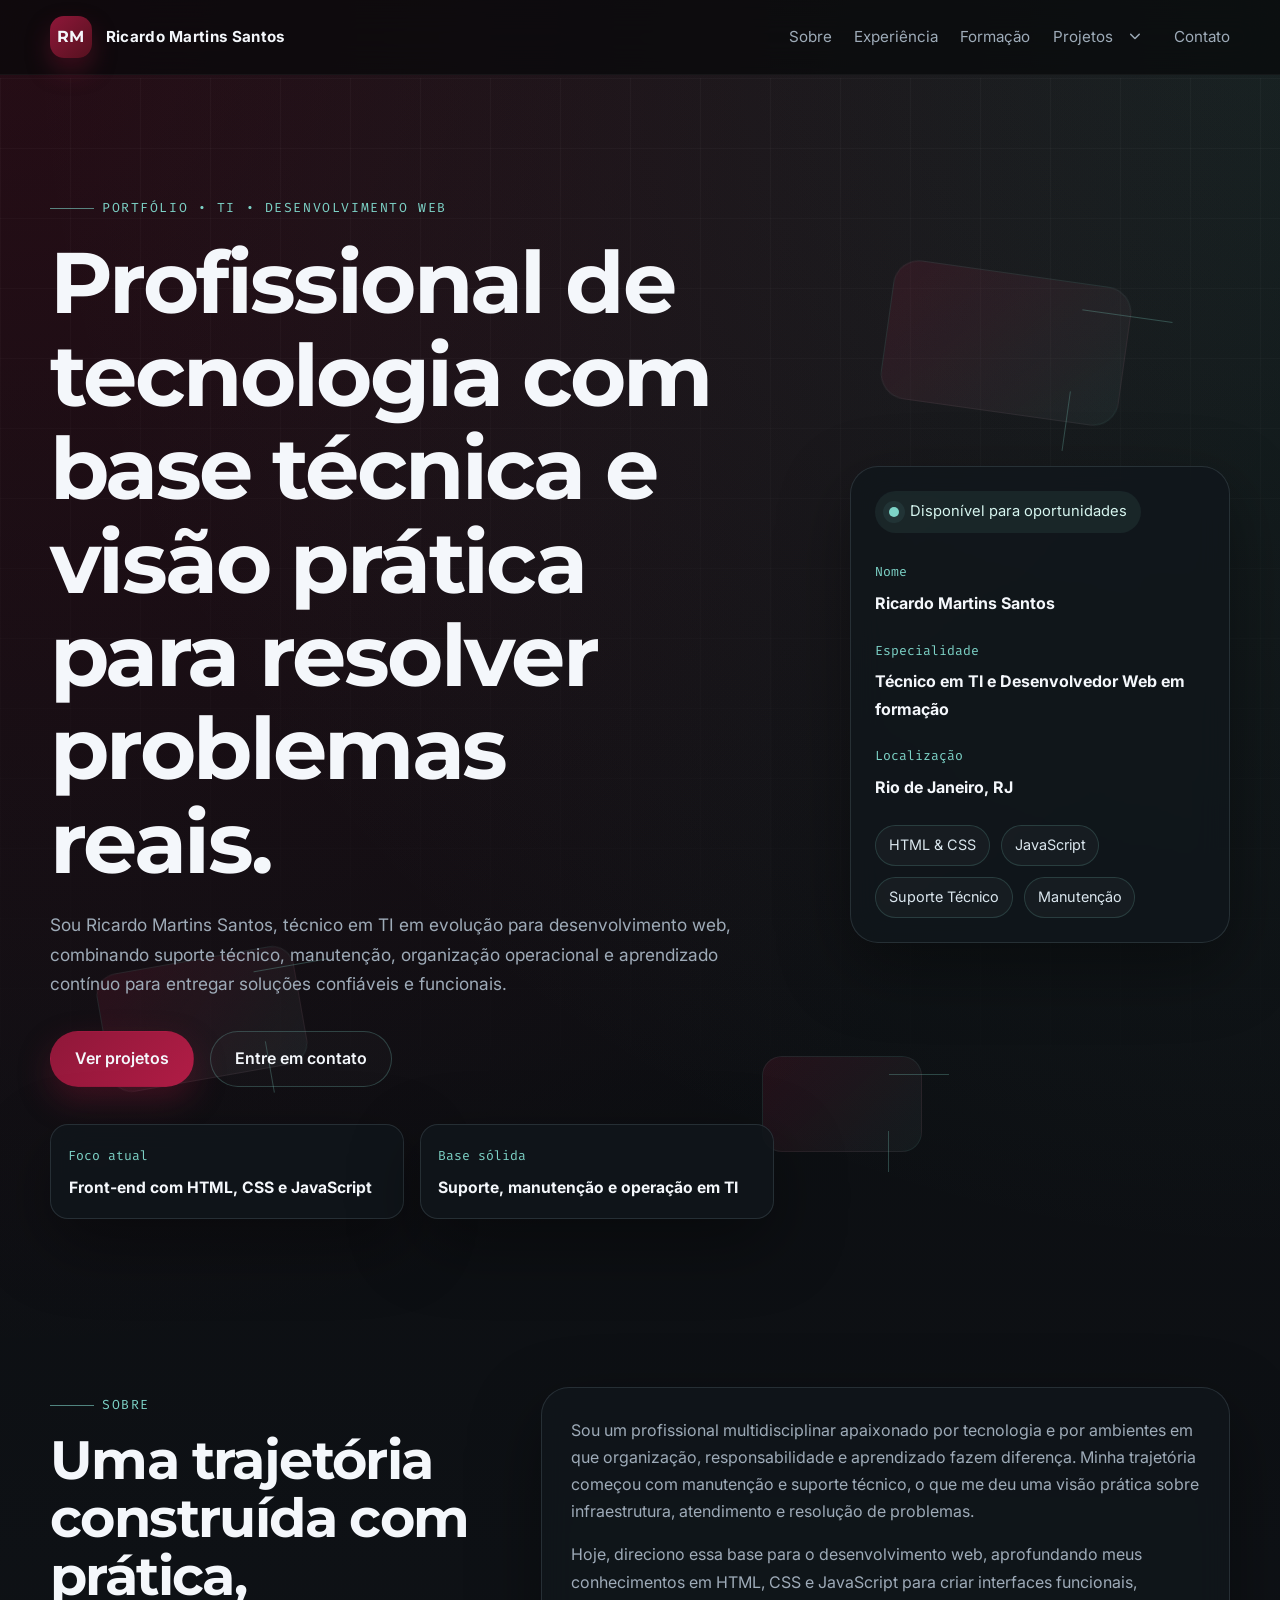
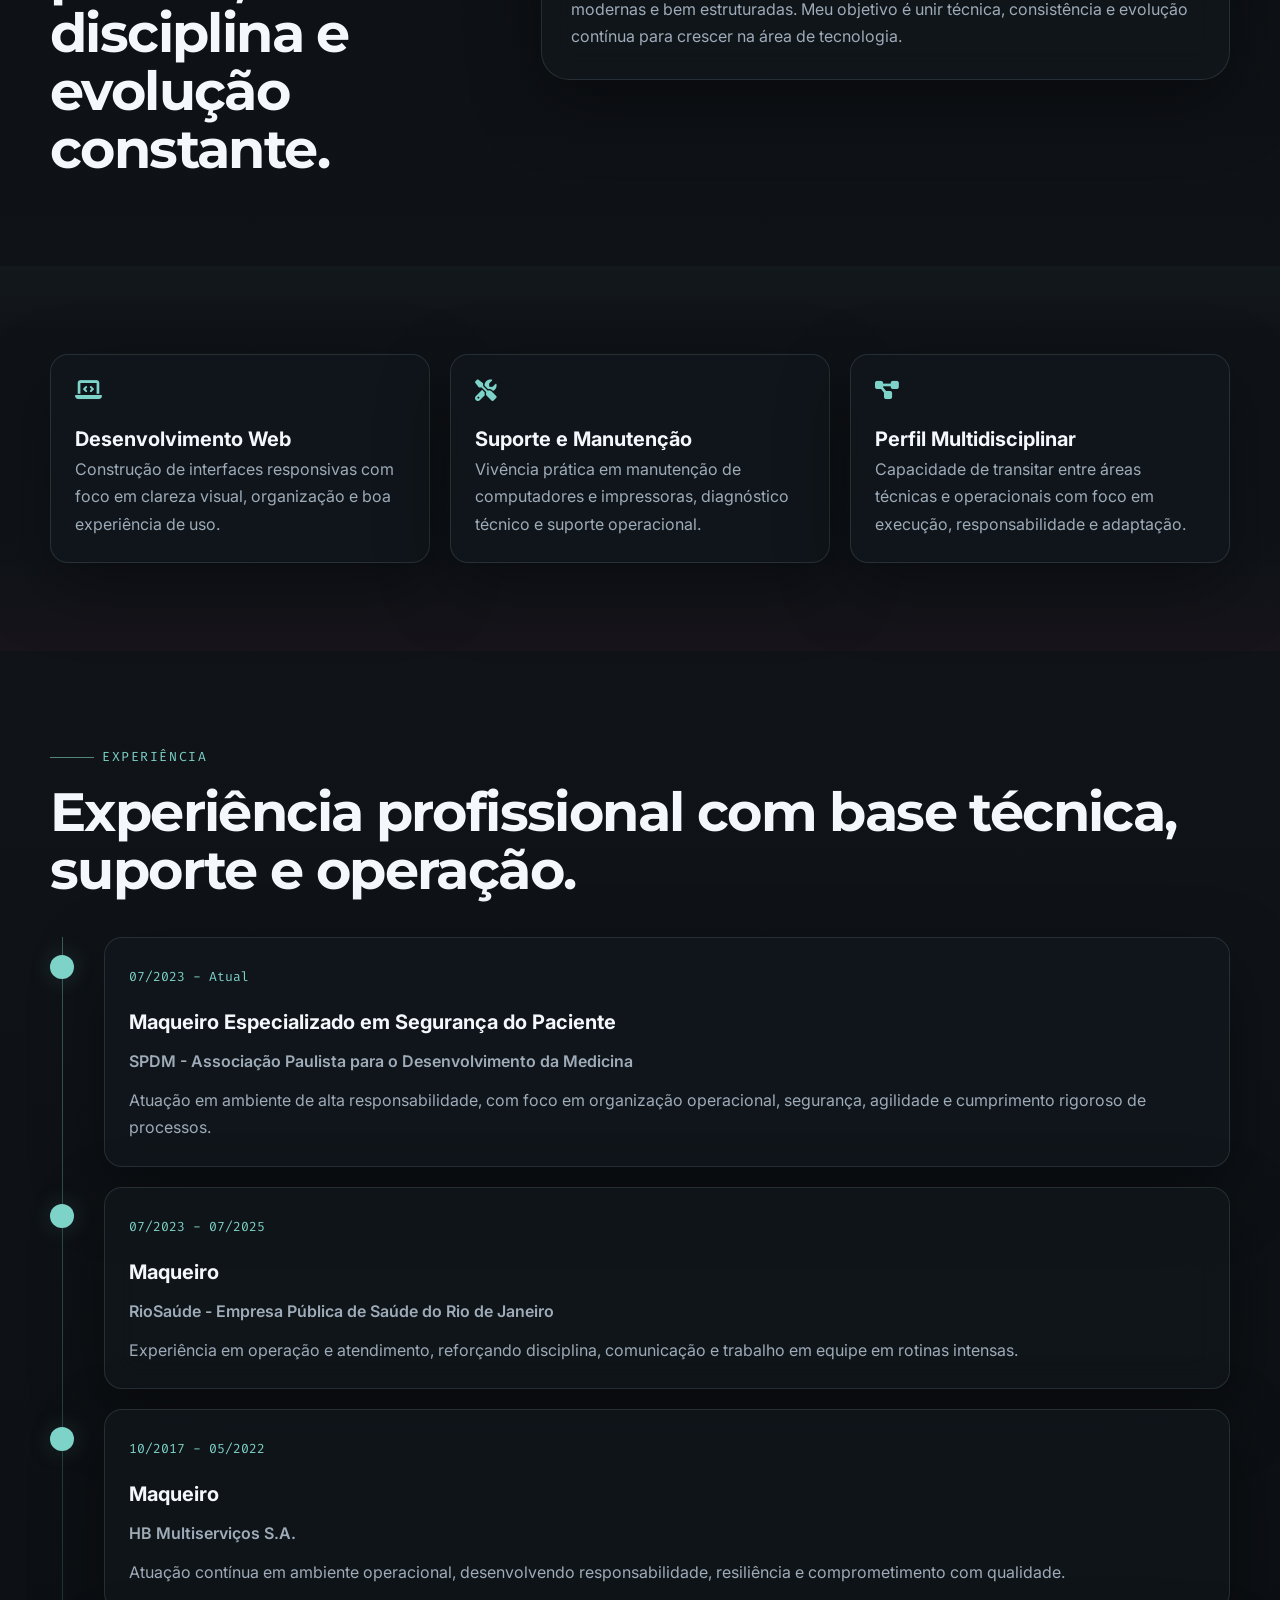
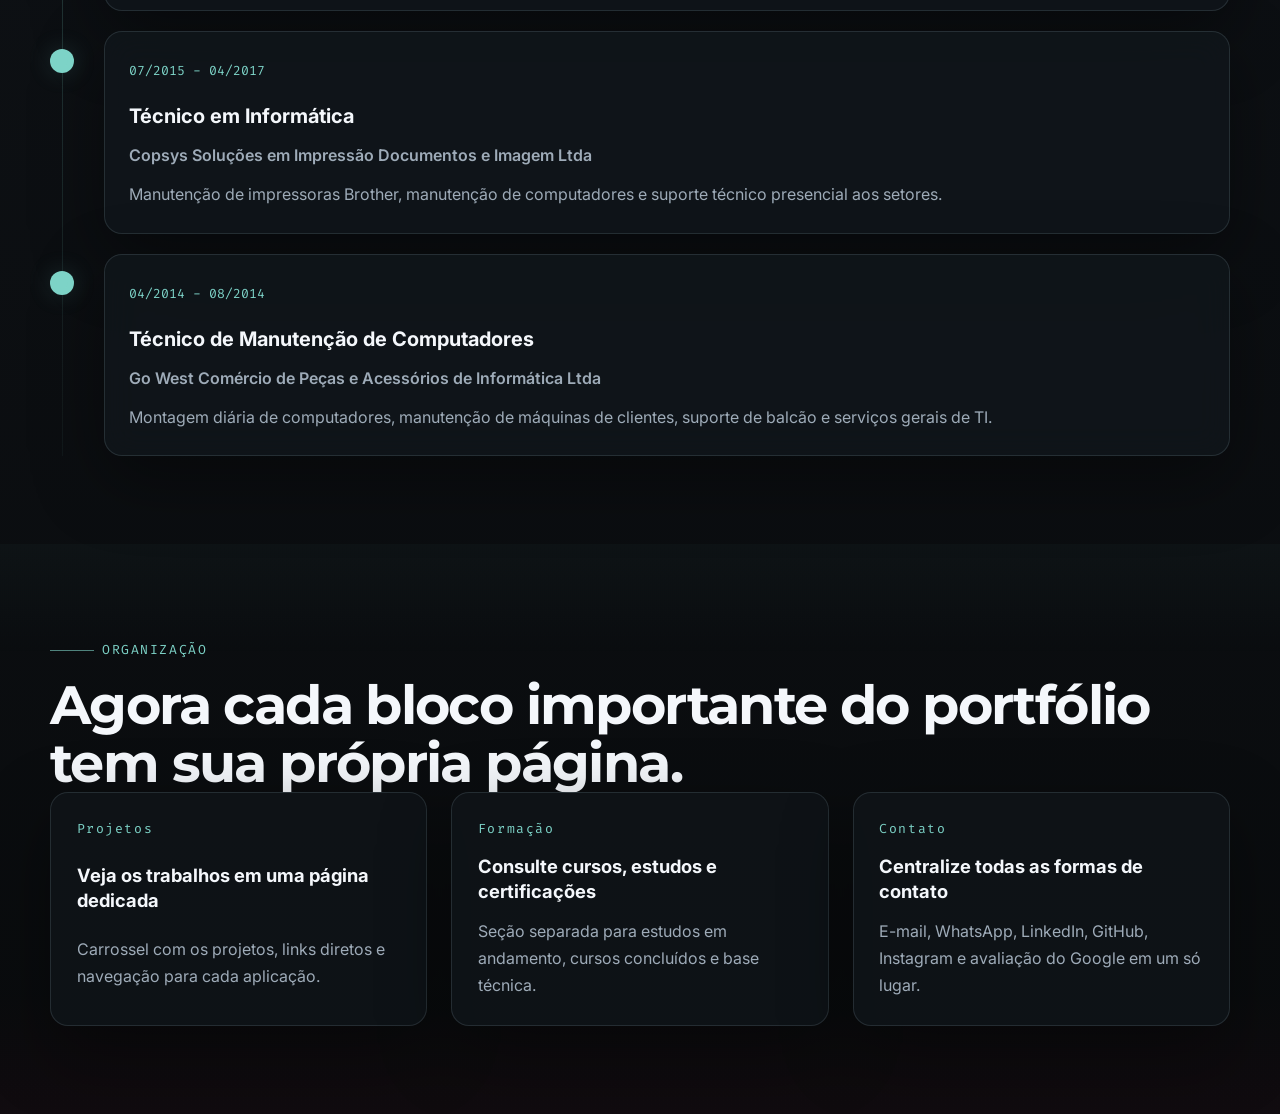
<file: index.html>
<!DOCTYPE html>
<html lang="pt-BR">
<head>
  <meta charset="UTF-8">
  <meta name="viewport" content="width=device-width, initial-scale=1.0">
  <title>Ricardo Martins Santos | Portf&oacute;lio</title>
  <meta
    name="description"
    content="Portf&oacute;lio de Ricardo Martins Santos, profissional multidisciplinar com experi&ecirc;ncia em TI, suporte t&eacute;cnico e desenvolvimento web."
  >
  <link rel="preconnect" href="https://fonts.googleapis.com">
  <link rel="preconnect" href="https://fonts.gstatic.com" crossorigin>
  <link
    href="https://fonts.googleapis.com/css2?family=Fira+Code:wght@400;500&family=Inter:wght@400;500;600;700;800&family=Montserrat:wght@600;700;800&display=swap"
    rel="stylesheet"
  >
  <link
    rel="stylesheet"
    href="https://cdnjs.cloudflare.com/ajax/libs/font-awesome/6.5.2/css/all.min.css"
  >
  <link rel="stylesheet" href="styles.css">
</head>
<body>
  <div class="page-shell">
    <header class="site-header">
      <div class="container header-inner">
        <a href="index.html#hero" class="brand">
          <span class="brand-mark">RM</span>
          <span class="brand-text">Ricardo Martins Santos</span>
        </a>

        <nav class="site-nav" aria-label="Navega&ccedil;&atilde;o principal">
          <a href="index.html#sobre">Sobre</a>
          <a href="index.html#experiencia">Experi&ecirc;ncia</a>
          <a href="formacao.html">Forma&ccedil;&atilde;o</a>
          <div class="nav-item nav-item-projects" data-project-menu>
            <div class="nav-projects-trigger">
              <a href="projetos.html" class="nav-link-projects">Projetos</a>
              <button
                type="button"
                class="nav-submenu-toggle"
                aria-label="Abrir lista de projetos"
                aria-expanded="false"
                aria-controls="project-submenu"
              >
                <i class="fa-solid fa-chevron-down" aria-hidden="true"></i>
              </button>
            </div>
            <div id="project-submenu" class="nav-submenu" aria-label="Links dos projetos">
              <a href="projetos.html#cardapio" data-project-target="cardapio">Card&aacute;pio Digital</a>
              <a href="projetos.html#bloquinho" data-project-target="bloquinho">Bloquinho Digital</a>
              <a href="projetos.html#agenda" data-project-target="agenda">Agenda M&eacute;dica</a>
              <a href="projetos.html#dividas" data-project-target="dividas">Gestor de D&iacute;vidas</a>
            </div>
          </div>
          <a href="contato.html">Contato</a>
        </nav>
      </div>
    </header>

    <main>
      <section id="hero" class="hero-section">
        <div class="hero-backdrop" aria-hidden="true">
          <div class="grid-lines"></div>
          <div class="signal signal-one"></div>
          <div class="signal signal-two"></div>
          <div class="signal signal-three"></div>
        </div>

        <div class="container hero-layout">
          <div class="hero-copy reveal">
            <p class="eyebrow">PORTF&Oacute;LIO • TI • DESENVOLVIMENTO WEB</p>
            <h1>Profissional de tecnologia com base t&eacute;cnica e vis&atilde;o pr&aacute;tica para resolver problemas reais.</h1>
            <p class="hero-description">
              Sou Ricardo Martins Santos, t&eacute;cnico em TI em evolu&ccedil;&atilde;o para desenvolvimento web,
              combinando suporte t&eacute;cnico, manuten&ccedil;&atilde;o, organiza&ccedil;&atilde;o operacional e aprendizado cont&iacute;nuo
              para entregar solu&ccedil;&otilde;es confi&aacute;veis e funcionais.
            </p>

            <div class="hero-actions">
              <a href="projetos.html" class="btn btn-primary">Ver projetos</a>
              <a href="contato.html" class="btn btn-secondary">Entre em contato</a>
            </div>

            <div class="hero-highlights">
              <div class="highlight-card">
                <span class="highlight-label">Foco atual</span>
                <strong>Front-end com HTML, CSS e JavaScript</strong>
              </div>
              <div class="highlight-card">
                <span class="highlight-label">Base s&oacute;lida</span>
                <strong>Suporte, manuten&ccedil;&atilde;o e opera&ccedil;&atilde;o em TI</strong>
              </div>
            </div>
          </div>

          <aside class="hero-panel reveal">
            <div class="profile-card">
              <div class="profile-status">
                <span class="status-dot"></span>
                Dispon&iacute;vel para oportunidades
              </div>

              <div class="profile-block">
                <span class="profile-label">Nome</span>
                <strong>Ricardo Martins Santos</strong>
              </div>

              <div class="profile-block">
                <span class="profile-label">Especialidade</span>
                <strong>T&eacute;cnico em TI e Desenvolvedor Web em forma&ccedil;&atilde;o</strong>
              </div>

              <div class="profile-block">
                <span class="profile-label">Localiza&ccedil;&atilde;o</span>
                <strong>Rio de Janeiro, RJ</strong>
              </div>

              <ul class="profile-stack">
                <li>HTML &amp; CSS</li>
                <li>JavaScript</li>
                <li>Suporte T&eacute;cnico</li>
                <li>Manuten&ccedil;&atilde;o</li>
              </ul>
            </div>
          </aside>
        </div>
      </section>

      <section id="sobre" class="content-section">
        <div class="container section-grid">
          <div class="section-heading reveal">
            <p class="section-kicker">SOBRE</p>
            <h2>Uma trajet&oacute;ria constru&iacute;da com pr&aacute;tica, disciplina e evolu&ccedil;&atilde;o constante.</h2>
          </div>

          <div class="panel reveal">
            <p>
              Sou um profissional multidisciplinar apaixonado por tecnologia e por ambientes em que
              organiza&ccedil;&atilde;o, responsabilidade e aprendizado fazem diferen&ccedil;a. Minha trajet&oacute;ria come&ccedil;ou
              com manuten&ccedil;&atilde;o e suporte t&eacute;cnico, o que me deu uma vis&atilde;o pr&aacute;tica sobre infraestrutura,
              atendimento e resolu&ccedil;&atilde;o de problemas.
            </p>
            <p>
              Hoje, direciono essa base para o desenvolvimento web, aprofundando meus conhecimentos
              em HTML, CSS e JavaScript para criar interfaces funcionais, modernas e bem estruturadas.
              Meu objetivo &eacute; unir t&eacute;cnica, consist&ecirc;ncia e evolu&ccedil;&atilde;o cont&iacute;nua para crescer na &aacute;rea de tecnologia.
            </p>
          </div>
        </div>
      </section>

      <section class="content-section accent-section">
        <div class="container">
          <div class="capability-grid">
            <article class="capability-card reveal">
              <i class="fa-solid fa-laptop-code"></i>
              <h3>Desenvolvimento Web</h3>
              <p>Constru&ccedil;&atilde;o de interfaces responsivas com foco em clareza visual, organiza&ccedil;&atilde;o e boa experi&ecirc;ncia de uso.</p>
            </article>

            <article class="capability-card reveal">
              <i class="fa-solid fa-screwdriver-wrench"></i>
              <h3>Suporte e Manuten&ccedil;&atilde;o</h3>
              <p>Viv&ecirc;ncia pr&aacute;tica em manuten&ccedil;&atilde;o de computadores e impressoras, diagn&oacute;stico t&eacute;cnico e suporte operacional.</p>
            </article>

            <article class="capability-card reveal">
              <i class="fa-solid fa-diagram-project"></i>
              <h3>Perfil Multidisciplinar</h3>
              <p>Capacidade de transitar entre &aacute;reas t&eacute;cnicas e operacionais com foco em execu&ccedil;&atilde;o, responsabilidade e adapta&ccedil;&atilde;o.</p>
            </article>
          </div>
        </div>
      </section>

      <section id="experiencia" class="content-section">
        <div class="container">
          <div class="section-heading reveal">
            <p class="section-kicker">EXPERI&Ecirc;NCIA</p>
            <h2>Experi&ecirc;ncia profissional com base t&eacute;cnica, suporte e opera&ccedil;&atilde;o.</h2>
          </div>

          <div class="timeline">
            <article class="timeline-item reveal">
              <div class="timeline-marker"></div>
              <div class="timeline-card">
                <span class="timeline-period">07/2023 - Atual</span>
                <h3>Maqueiro Especializado em Seguran&ccedil;a do Paciente</h3>
                <p class="timeline-company">SPDM - Associa&ccedil;&atilde;o Paulista para o Desenvolvimento da Medicina</p>
                <p>
                  Atua&ccedil;&atilde;o em ambiente de alta responsabilidade, com foco em organiza&ccedil;&atilde;o operacional,
                  seguran&ccedil;a, agilidade e cumprimento rigoroso de processos.
                </p>
              </div>
            </article>

            <article class="timeline-item reveal">
              <div class="timeline-marker"></div>
              <div class="timeline-card">
                <span class="timeline-period">07/2023 - 07/2025</span>
                <h3>Maqueiro</h3>
                <p class="timeline-company">RioSa&uacute;de - Empresa P&uacute;blica de Sa&uacute;de do Rio de Janeiro</p>
                <p>
                  Experi&ecirc;ncia em opera&ccedil;&atilde;o e atendimento, refor&ccedil;ando disciplina, comunica&ccedil;&atilde;o e trabalho em equipe em rotinas intensas.
                </p>
              </div>
            </article>

            <article class="timeline-item reveal">
              <div class="timeline-marker"></div>
              <div class="timeline-card">
                <span class="timeline-period">10/2017 - 05/2022</span>
                <h3>Maqueiro</h3>
                <p class="timeline-company">HB Multiservi&ccedil;os S.A.</p>
                <p>
                  Atua&ccedil;&atilde;o cont&iacute;nua em ambiente operacional, desenvolvendo responsabilidade, resili&ecirc;ncia e comprometimento com qualidade.
                </p>
              </div>
            </article>

            <article class="timeline-item reveal">
              <div class="timeline-marker"></div>
              <div class="timeline-card">
                <span class="timeline-period">07/2015 - 04/2017</span>
                <h3>T&eacute;cnico em Inform&aacute;tica</h3>
                <p class="timeline-company">Copsys Solu&ccedil;&otilde;es em Impress&atilde;o Documentos e Imagem Ltda</p>
                <p>
                  Manuten&ccedil;&atilde;o de impressoras Brother, manuten&ccedil;&atilde;o de computadores e suporte t&eacute;cnico presencial aos setores.
                </p>
              </div>
            </article>

            <article class="timeline-item reveal">
              <div class="timeline-marker"></div>
              <div class="timeline-card">
                <span class="timeline-period">04/2014 - 08/2014</span>
                <h3>T&eacute;cnico de Manuten&ccedil;&atilde;o de Computadores</h3>
                <p class="timeline-company">Go West Com&eacute;rcio de Pe&ccedil;as e Acess&oacute;rios de Inform&aacute;tica Ltda</p>
                <p>
                  Montagem di&aacute;ria de computadores, manuten&ccedil;&atilde;o de m&aacute;quinas de clientes, suporte de balc&atilde;o e servi&ccedil;os gerais de TI.
                </p>
              </div>
            </article>
          </div>
        </div>
      </section>

      <section class="content-section accent-section">
        <div class="container">
          <div class="section-heading reveal">
            <p class="section-kicker">ORGANIZA&Ccedil;&Atilde;O</p>
            <h2>Agora cada bloco importante do portf&oacute;lio tem sua pr&oacute;pria p&aacute;gina.</h2>
          </div>

          <div class="page-nav-grid">
            <a href="projetos.html" class="page-link-card reveal">
              <span class="page-link-label">Projetos</span>
              <strong>Veja os trabalhos em uma p&aacute;gina dedicada</strong>
              <p>Carrossel com os projetos, links diretos e navega&ccedil;&atilde;o para cada aplica&ccedil;&atilde;o.</p>
            </a>

            <a href="formacao.html" class="page-link-card reveal">
              <span class="page-link-label">Forma&ccedil;&atilde;o</span>
              <strong>Consulte cursos, estudos e certifica&ccedil;&otilde;es</strong>
              <p>Se&ccedil;&atilde;o separada para estudos em andamento, cursos conclu&iacute;dos e base t&eacute;cnica.</p>
            </a>

            <a href="contato.html" class="page-link-card reveal">
              <span class="page-link-label">Contato</span>
              <strong>Centralize todas as formas de contato</strong>
              <p>E-mail, WhatsApp, LinkedIn, GitHub, Instagram e avalia&ccedil;&atilde;o do Google em um s&oacute; lugar.</p>
            </a>
          </div>
        </div>
      </section>
    </main>
  </div>

  <script src="script.js"></script>
</body>
</html>
</file>
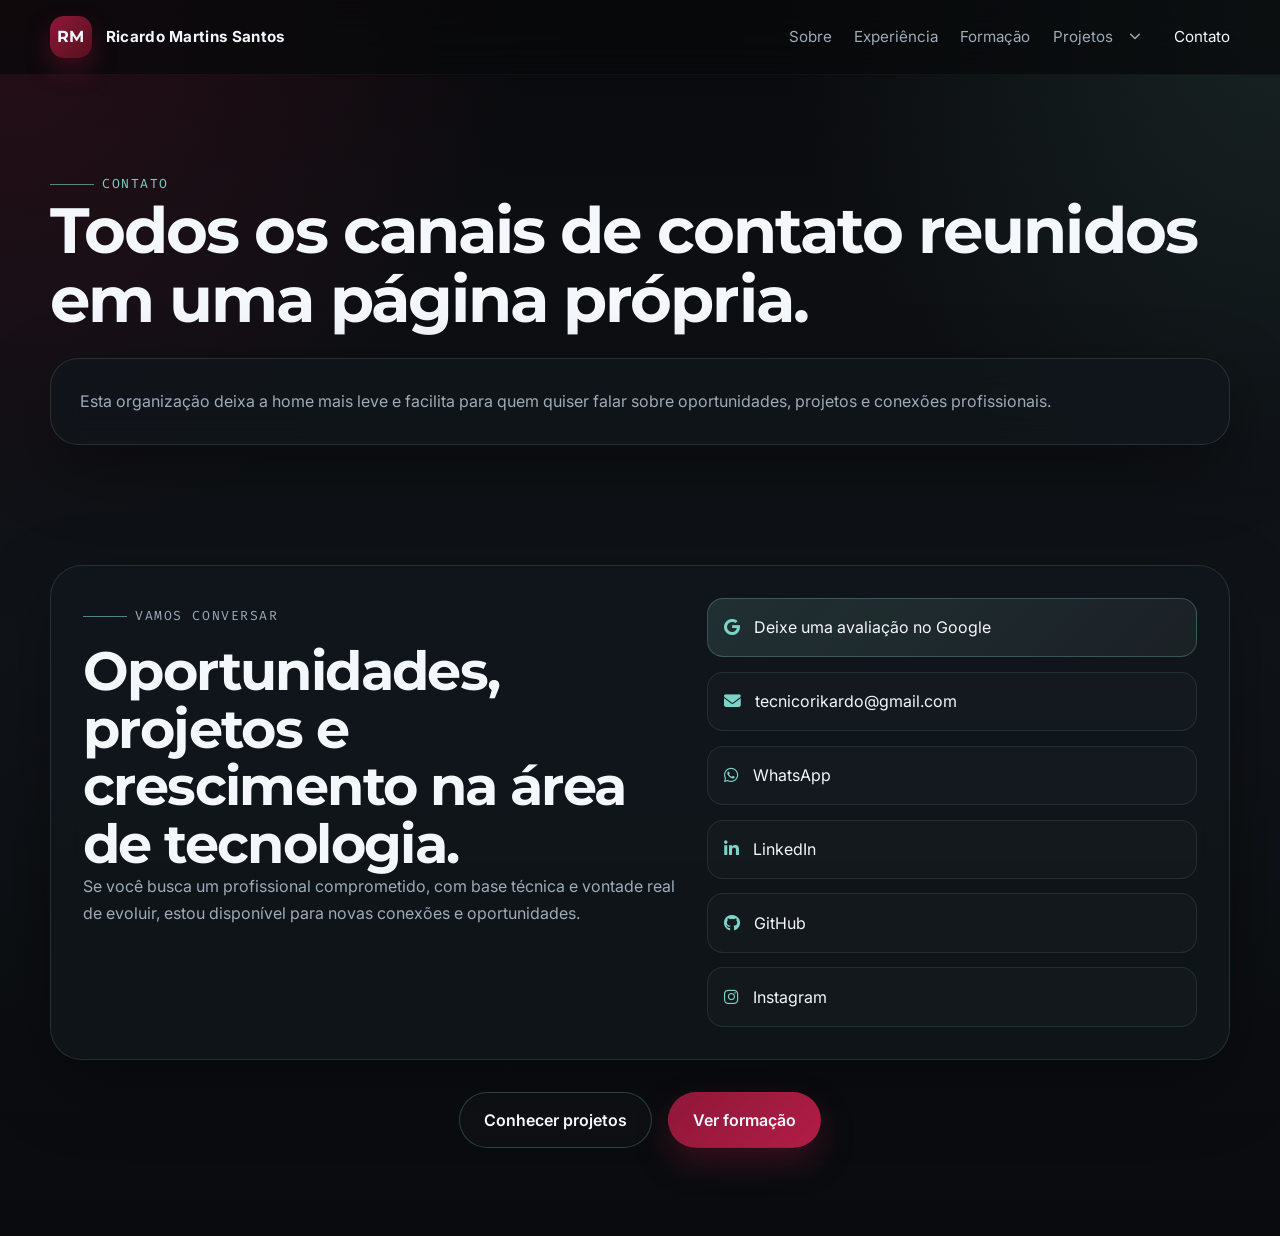
<file: contato.html>
<!DOCTYPE html>
<html lang="pt-BR">
<head>
  <meta charset="UTF-8">
  <meta name="viewport" content="width=device-width, initial-scale=1.0">
  <title>Contato | Ricardo Martins Santos</title>
  <meta
    name="description"
    content="Entre em contato com Ricardo Martins Santos por e-mail, WhatsApp, LinkedIn, GitHub ou Instagram."
  >
  <link rel="preconnect" href="https://fonts.googleapis.com">
  <link rel="preconnect" href="https://fonts.gstatic.com" crossorigin>
  <link
    href="https://fonts.googleapis.com/css2?family=Fira+Code:wght@400;500&family=Inter:wght@400;500;600;700;800&family=Montserrat:wght@600;700;800&display=swap"
    rel="stylesheet"
  >
  <link
    rel="stylesheet"
    href="https://cdnjs.cloudflare.com/ajax/libs/font-awesome/6.5.2/css/all.min.css"
  >
  <link rel="stylesheet" href="styles.css">
</head>
<body>
  <div class="page-shell">
    <header class="site-header">
      <div class="container header-inner">
        <a href="index.html#hero" class="brand">
          <span class="brand-mark">RM</span>
          <span class="brand-text">Ricardo Martins Santos</span>
        </a>

        <nav class="site-nav" aria-label="Navega&ccedil;&atilde;o principal">
          <a href="index.html#sobre">Sobre</a>
          <a href="index.html#experiencia">Experi&ecirc;ncia</a>
          <a href="formacao.html">Forma&ccedil;&atilde;o</a>
          <div class="nav-item nav-item-projects" data-project-menu>
            <div class="nav-projects-trigger">
              <a href="projetos.html" class="nav-link-projects">Projetos</a>
              <button
                type="button"
                class="nav-submenu-toggle"
                aria-label="Abrir lista de projetos"
                aria-expanded="false"
                aria-controls="project-submenu"
              >
                <i class="fa-solid fa-chevron-down" aria-hidden="true"></i>
              </button>
            </div>
            <div id="project-submenu" class="nav-submenu" aria-label="Links dos projetos">
              <a href="projetos.html#cardapio" data-project-target="cardapio">Card&aacute;pio Digital</a>
              <a href="projetos.html#bloquinho" data-project-target="bloquinho">Bloquinho Digital</a>
              <a href="projetos.html#agenda" data-project-target="agenda">Agenda M&eacute;dica</a>
              <a href="projetos.html#dividas" data-project-target="dividas">Gestor de D&iacute;vidas</a>
            </div>
          </div>
          <a href="contato.html">Contato</a>
        </nav>
      </div>
    </header>

    <main>
      <section class="content-section subpage-hero">
        <div class="container page-intro">
          <div class="section-heading reveal">
            <p class="section-kicker">CONTATO</p>
            <h1>Todos os canais de contato reunidos em uma p&aacute;gina pr&oacute;pria.</h1>
          </div>
          <div class="panel reveal">
            <p>
              Esta organiza&ccedil;&atilde;o deixa a home mais leve e facilita para quem quiser falar sobre
              oportunidades, projetos e conex&otilde;es profissionais.
            </p>
          </div>
        </div>
      </section>

      <section id="contato" class="content-section">
        <div class="container">
          <div class="contact-panel reveal">
            <div class="contact-copy">
              <p class="section-kicker">VAMOS CONVERSAR</p>
              <h2>Oportunidades, projetos e crescimento na &aacute;rea de tecnologia.</h2>
              <p>
                Se voc&ecirc; busca um profissional comprometido, com base t&eacute;cnica e vontade real de evoluir,
                estou dispon&iacute;vel para novas conex&otilde;es e oportunidades.
              </p>
            </div>

            <div class="contact-actions">
              <a href="https://g.page/r/CcLB5EL9NWAdEAE/review" target="_blank" rel="noreferrer" class="contact-item contact-item-review">
                <i class="fa-brands fa-google"></i>
                <span>Deixe uma avalia&ccedil;&atilde;o no Google</span>
              </a>
              <a href="mailto:tecnicorikardo@gmail.com" class="contact-item">
                <i class="fa-solid fa-envelope"></i>
                <span>tecnicorikardo@gmail.com</span>
              </a>
              <a href="https://wa.me/5521970902074" target="_blank" rel="noreferrer" class="contact-item">
                <i class="fa-brands fa-whatsapp"></i>
                <span>WhatsApp</span>
              </a>
              <a href="https://www.linkedin.com/in/ricardo-martins-697948341" target="_blank" rel="noreferrer" class="contact-item">
                <i class="fa-brands fa-linkedin-in"></i>
                <span>LinkedIn</span>
              </a>
              <a href="https://github.com/tecnicorikardo" target="_blank" rel="noreferrer" class="contact-item">
                <i class="fa-brands fa-github"></i>
                <span>GitHub</span>
              </a>
              <a href="https://www.instagram.com/tecnicorikardo/" target="_blank" rel="noreferrer" class="contact-item">
                <i class="fa-brands fa-instagram"></i>
                <span>Instagram</span>
              </a>
            </div>
          </div>

          <div class="section-actions reveal">
            <a href="projetos.html" class="btn btn-secondary">Conhecer projetos</a>
            <a href="formacao.html" class="btn btn-primary">Ver forma&ccedil;&atilde;o</a>
          </div>
        </div>
      </section>
    </main>
  </div>

  <script src="script.js"></script>
</body>
</html>
</file>
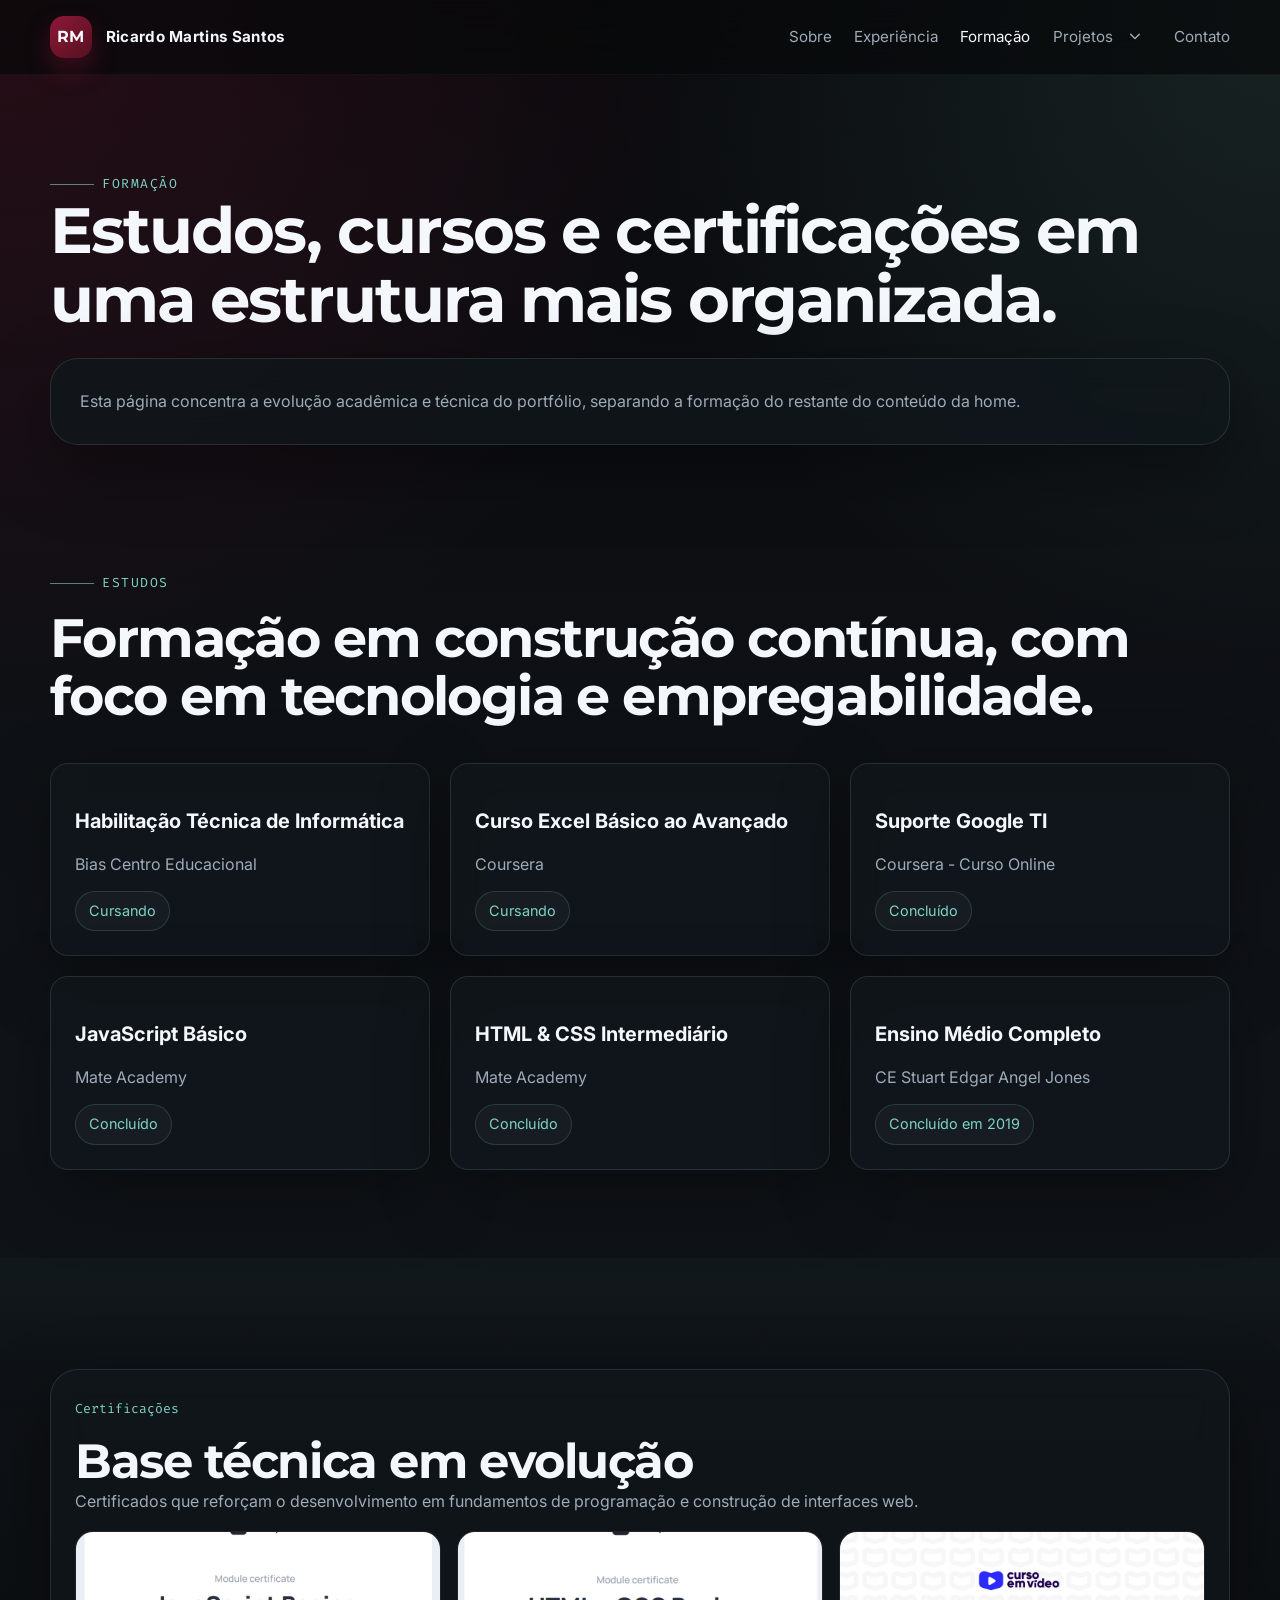
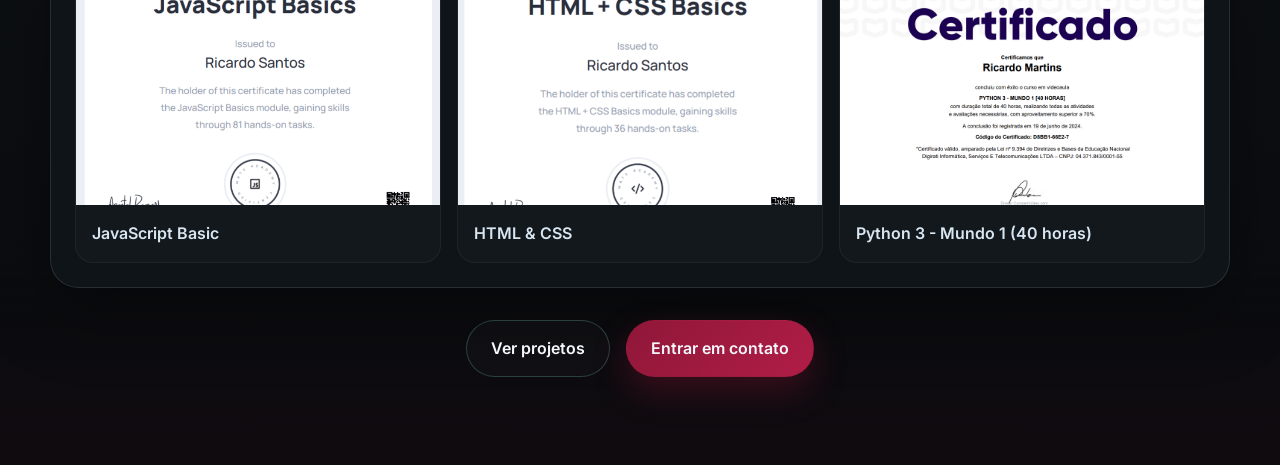
<file: formacao.html>
<!DOCTYPE html>
<html lang="pt-BR">
<head>
  <meta charset="UTF-8">
  <meta name="viewport" content="width=device-width, initial-scale=1.0">
  <title>Forma&ccedil;&atilde;o | Ricardo Martins Santos</title>
  <meta
    name="description"
    content="Forma&ccedil;&atilde;o, cursos e certifica&ccedil;&otilde;es de Ricardo Martins Santos com foco em tecnologia e desenvolvimento web."
  >
  <link rel="preconnect" href="https://fonts.googleapis.com">
  <link rel="preconnect" href="https://fonts.gstatic.com" crossorigin>
  <link
    href="https://fonts.googleapis.com/css2?family=Fira+Code:wght@400;500&family=Inter:wght@400;500;600;700;800&family=Montserrat:wght@600;700;800&display=swap"
    rel="stylesheet"
  >
  <link
    rel="stylesheet"
    href="https://cdnjs.cloudflare.com/ajax/libs/font-awesome/6.5.2/css/all.min.css"
  >
  <link rel="stylesheet" href="styles.css">
</head>
<body>
  <div class="page-shell">
    <header class="site-header">
      <div class="container header-inner">
        <a href="index.html#hero" class="brand">
          <span class="brand-mark">RM</span>
          <span class="brand-text">Ricardo Martins Santos</span>
        </a>

        <nav class="site-nav" aria-label="Navega&ccedil;&atilde;o principal">
          <a href="index.html#sobre">Sobre</a>
          <a href="index.html#experiencia">Experi&ecirc;ncia</a>
          <a href="formacao.html">Forma&ccedil;&atilde;o</a>
          <div class="nav-item nav-item-projects" data-project-menu>
            <div class="nav-projects-trigger">
              <a href="projetos.html" class="nav-link-projects">Projetos</a>
              <button
                type="button"
                class="nav-submenu-toggle"
                aria-label="Abrir lista de projetos"
                aria-expanded="false"
                aria-controls="project-submenu"
              >
                <i class="fa-solid fa-chevron-down" aria-hidden="true"></i>
              </button>
            </div>
            <div id="project-submenu" class="nav-submenu" aria-label="Links dos projetos">
              <a href="projetos.html#cardapio" data-project-target="cardapio">Card&aacute;pio Digital</a>
              <a href="projetos.html#bloquinho" data-project-target="bloquinho">Bloquinho Digital</a>
              <a href="projetos.html#agenda" data-project-target="agenda">Agenda M&eacute;dica</a>
              <a href="projetos.html#dividas" data-project-target="dividas">Gestor de D&iacute;vidas</a>
            </div>
          </div>
          <a href="contato.html">Contato</a>
        </nav>
      </div>
    </header>

    <main>
      <section class="content-section subpage-hero">
        <div class="container page-intro">
          <div class="section-heading reveal">
            <p class="section-kicker">FORMA&Ccedil;&Atilde;O</p>
            <h1>Estudos, cursos e certifica&ccedil;&otilde;es em uma estrutura mais organizada.</h1>
          </div>
          <div class="panel reveal">
            <p>
              Esta p&aacute;gina concentra a evolu&ccedil;&atilde;o acad&ecirc;mica e t&eacute;cnica do portf&oacute;lio,
              separando a forma&ccedil;&atilde;o do restante do conte&uacute;do da home.
            </p>
          </div>
        </div>
      </section>

      <section id="formacao" class="content-section">
        <div class="container">
          <div class="section-heading reveal">
            <p class="section-kicker">ESTUDOS</p>
            <h2>Forma&ccedil;&atilde;o em constru&ccedil;&atilde;o cont&iacute;nua, com foco em tecnologia e empregabilidade.</h2>
          </div>

          <div class="info-grid">
            <article class="info-card reveal">
              <h3>Habilita&ccedil;&atilde;o T&eacute;cnica de Inform&aacute;tica</h3>
              <p>Bias Centro Educacional</p>
              <span class="chip">Cursando</span>
            </article>

            <article class="info-card reveal">
              <h3>Curso Excel B&aacute;sico ao Avan&ccedil;ado</h3>
              <p>Coursera</p>
              <span class="chip">Cursando</span>
            </article>

            <article class="info-card reveal">
              <h3>Suporte Google TI</h3>
              <p>Coursera - Curso Online</p>
              <span class="chip">Conclu&iacute;do</span>
            </article>

            <article class="info-card reveal">
              <h3>JavaScript B&aacute;sico</h3>
              <p>Mate Academy</p>
              <span class="chip">Conclu&iacute;do</span>
            </article>

            <article class="info-card reveal">
              <h3>HTML &amp; CSS Intermedi&aacute;rio</h3>
              <p>Mate Academy</p>
              <span class="chip">Conclu&iacute;do</span>
            </article>

            <article class="info-card reveal">
              <h3>Ensino M&eacute;dio Completo</h3>
              <p>CE Stuart Edgar Angel Jones</p>
              <span class="chip">Conclu&iacute;do em 2019</span>
            </article>
          </div>
        </div>
      </section>

      <section class="content-section accent-section">
        <div class="container">
          <article class="project-certifications reveal">
            <div class="project-content full-width">
              <span class="project-tag">Certifica&ccedil;&otilde;es</span>
              <h3>Base t&eacute;cnica em evolu&ccedil;&atilde;o</h3>
              <p>
                Certificados que refor&ccedil;am o desenvolvimento em fundamentos de programa&ccedil;&atilde;o
                e constru&ccedil;&atilde;o de interfaces web.
              </p>

              <!--
                Para adicionar um novo certificado, duplique um bloco "figure.certificate-card" abaixo.
                Depois atualize a imagem em "src", o texto do "alt" e a legenda em "figcaption".
              -->
              <div class="certificate-grid">
                <figure class="certificate-card">
                  <img src="img/jsbasic.png" alt="Certificado JavaScript Basic">
                  <figcaption>JavaScript Basic</figcaption>
                </figure>

                <figure class="certificate-card">
                  <img src="img/htmlcssbasic.png" alt="Certificado HTML e CSS">
                  <figcaption>HTML &amp; CSS</figcaption>
                </figure>

                <figure class="certificate-card">
                  <img src="img/certificadopythonbasic.png" alt="Certificado Python 3 - Mundo 1">
                  <figcaption>Python 3 - Mundo 1 (40 horas)</figcaption>
                </figure>
              </div>
            </div>
          </article>

          <div class="section-actions reveal">
            <a href="projetos.html" class="btn btn-secondary">Ver projetos</a>
            <a href="contato.html" class="btn btn-primary">Entrar em contato</a>
          </div>
        </div>
      </section>
    </main>
  </div>

  <script src="script.js"></script>
</body>
</html>
</file>
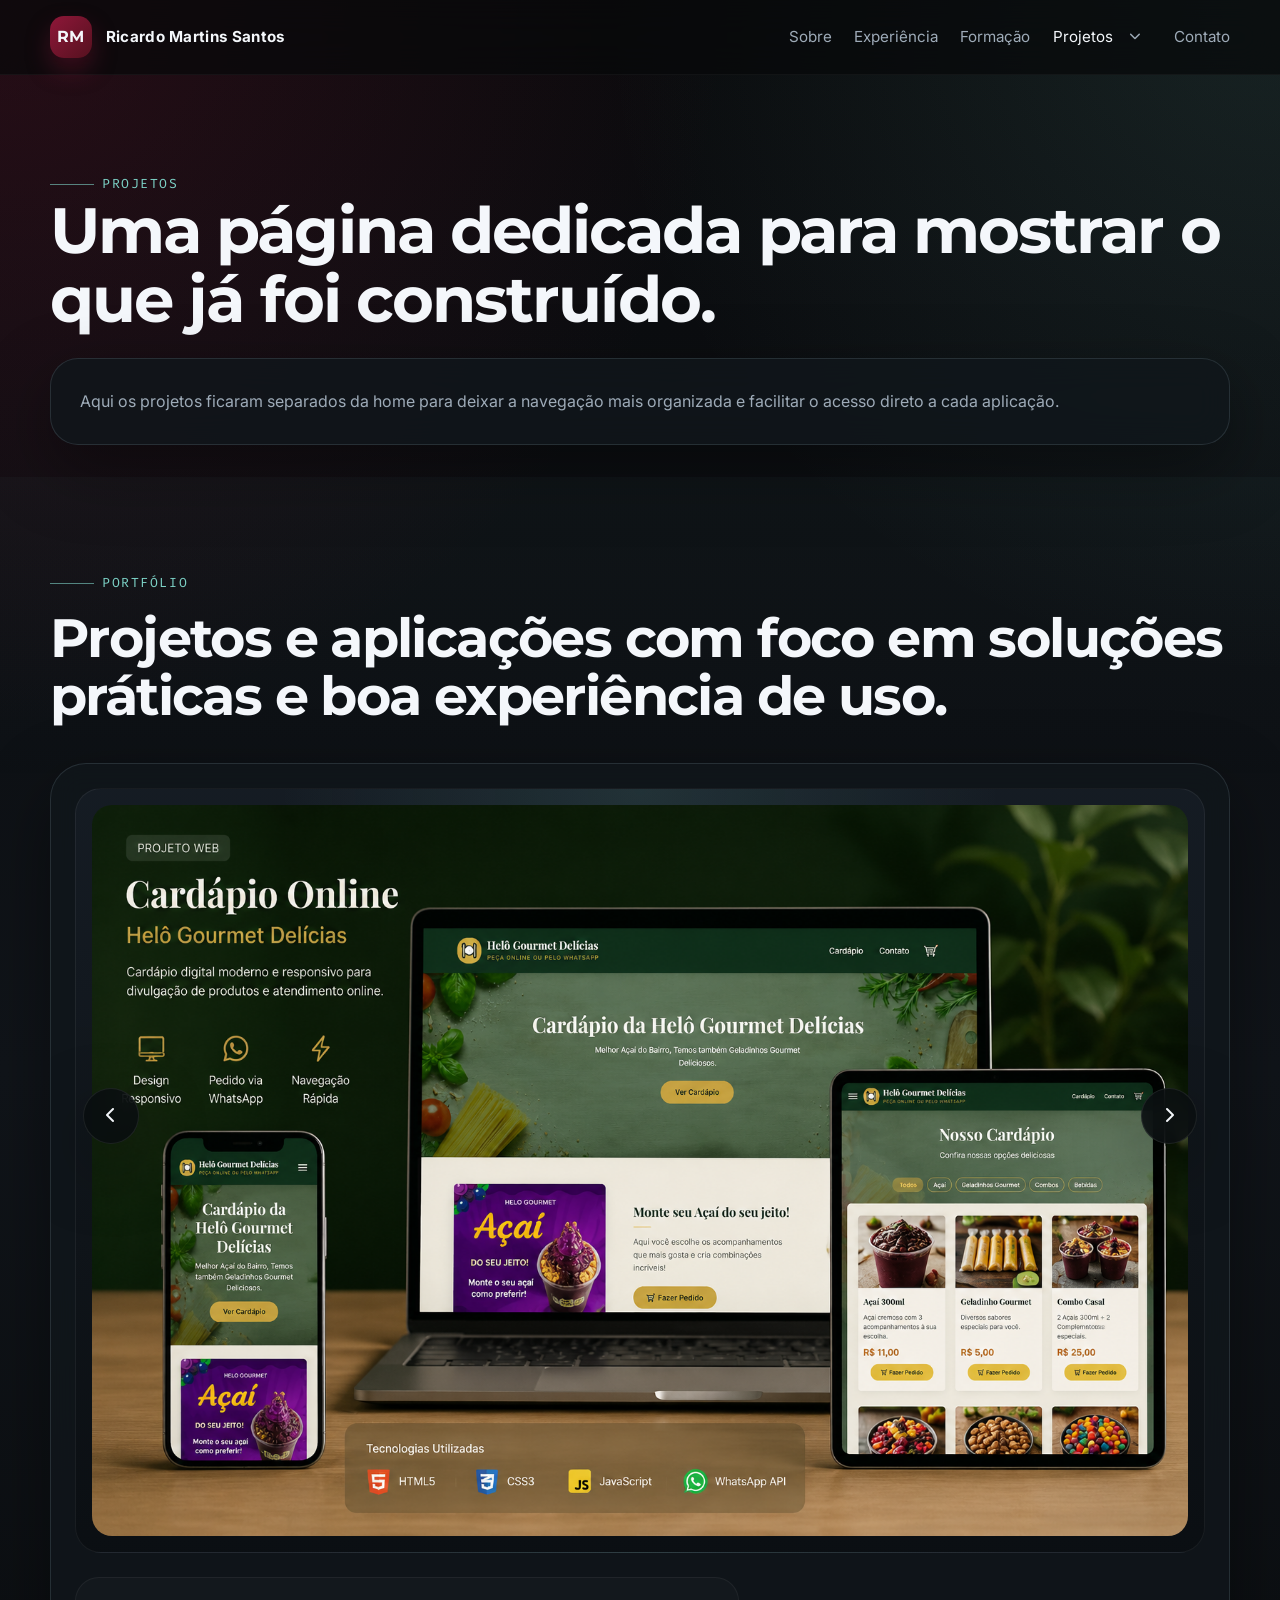
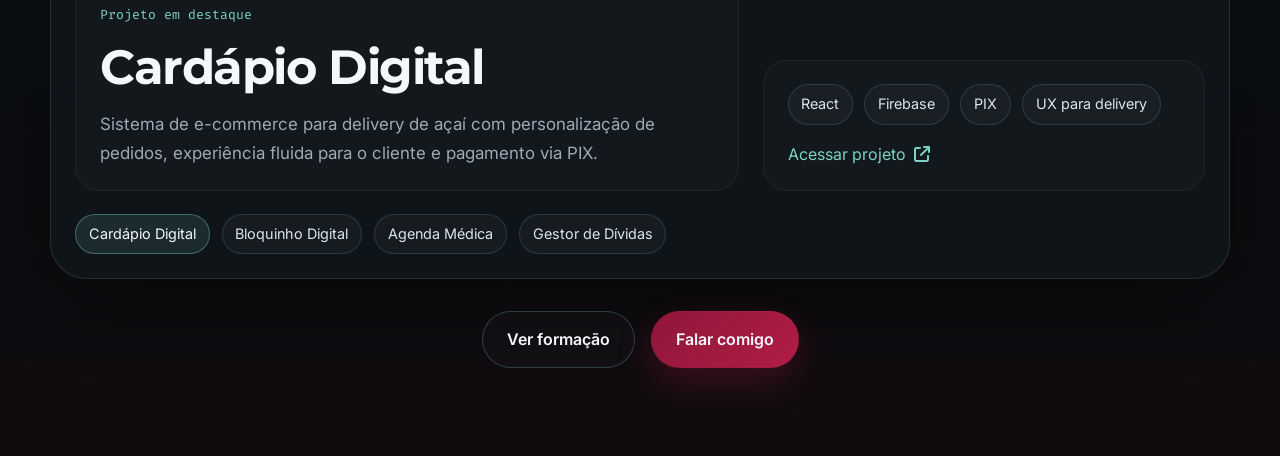
<file: projetos.html>
<!DOCTYPE html>
<html lang="pt-BR">
<head>
  <meta charset="UTF-8">
  <meta name="viewport" content="width=device-width, initial-scale=1.0">
  <title>Projetos | Ricardo Martins Santos</title>
  <meta
    name="description"
    content="Projetos desenvolvidos por Ricardo Martins Santos com foco em aplica&ccedil;&otilde;es web, organiza&ccedil;&atilde;o e experi&ecirc;ncia do usu&aacute;rio."
  >
  <link rel="preconnect" href="https://fonts.googleapis.com">
  <link rel="preconnect" href="https://fonts.gstatic.com" crossorigin>
  <link
    href="https://fonts.googleapis.com/css2?family=Fira+Code:wght@400;500&family=Inter:wght@400;500;600;700;800&family=Montserrat:wght@600;700;800&display=swap"
    rel="stylesheet"
  >
  <link
    rel="stylesheet"
    href="https://cdnjs.cloudflare.com/ajax/libs/font-awesome/6.5.2/css/all.min.css"
  >
  <link rel="stylesheet" href="styles.css">
</head>
<body>
  <div class="page-shell">
    <header class="site-header">
      <div class="container header-inner">
        <a href="index.html#hero" class="brand">
          <span class="brand-mark">RM</span>
          <span class="brand-text">Ricardo Martins Santos</span>
        </a>

        <nav class="site-nav" aria-label="Navega&ccedil;&atilde;o principal">
          <a href="index.html#sobre">Sobre</a>
          <a href="index.html#experiencia">Experi&ecirc;ncia</a>
          <a href="formacao.html">Forma&ccedil;&atilde;o</a>
          <div class="nav-item nav-item-projects" data-project-menu>
            <div class="nav-projects-trigger">
              <a href="projetos.html" class="nav-link-projects">Projetos</a>
              <button
                type="button"
                class="nav-submenu-toggle"
                aria-label="Abrir lista de projetos"
                aria-expanded="false"
                aria-controls="project-submenu"
              >
                <i class="fa-solid fa-chevron-down" aria-hidden="true"></i>
              </button>
            </div>
            <div id="project-submenu" class="nav-submenu" aria-label="Links dos projetos">
              <a href="projetos.html#cardapio" data-project-target="cardapio">Card&aacute;pio Digital</a>
              <a href="projetos.html#bloquinho" data-project-target="bloquinho">Bloquinho Digital</a>
              <a href="projetos.html#agenda" data-project-target="agenda">Agenda M&eacute;dica</a>
              <a href="projetos.html#dividas" data-project-target="dividas">Gestor de D&iacute;vidas</a>
            </div>
          </div>
          <a href="contato.html">Contato</a>
        </nav>
      </div>
    </header>

    <main>
      <section class="content-section subpage-hero">
        <div class="container page-intro">
          <div class="section-heading reveal">
            <p class="section-kicker">PROJETOS</p>
            <h1>Uma p&aacute;gina dedicada para mostrar o que j&aacute; foi constru&iacute;do.</h1>
          </div>
          <div class="panel reveal">
            <p>
              Aqui os projetos ficaram separados da home para deixar a navega&ccedil;&atilde;o mais organizada
              e facilitar o acesso direto a cada aplica&ccedil;&atilde;o.
            </p>
          </div>
        </div>
      </section>

      <section id="projetos" class="content-section accent-section">
        <div class="container">
          <div class="section-heading reveal">
            <p class="section-kicker">PORTF&Oacute;LIO</p>
            <h2>Projetos e aplica&ccedil;&otilde;es com foco em solu&ccedil;&otilde;es pr&aacute;ticas e boa experi&ecirc;ncia de uso.</h2>
          </div>

          <div class="project-carousel reveal" data-carousel>
            <button type="button" class="carousel-arrow carousel-arrow-prev" data-carousel-prev aria-label="Projeto anterior">
              <i class="fa-solid fa-chevron-left" aria-hidden="true"></i>
            </button>

            <div class="project-slides">
              <article class="project-slide is-active" data-slide="cardapio">
                <div class="project-media">
                  <img src="img/cardapio-digital.png" alt="Apresenta&ccedil;&atilde;o do projeto Card&aacute;pio Digital em desktop, tablet e celular">
                </div>
                <div class="project-details">
                  <div class="project-copy-block">
                    <span class="project-tag">Projeto em destaque</span>
                    <h3>Card&aacute;pio Digital</h3>
                    <p>
                      Sistema de e-commerce para delivery de a&ccedil;a&iacute; com personaliza&ccedil;&atilde;o de pedidos,
                      experi&ecirc;ncia fluida para o cliente e pagamento via PIX.
                    </p>
                  </div>
                  <div class="project-meta-block">
                    <ul class="tech-list">
                      <li>React</li>
                      <li>Firebase</li>
                      <li>PIX</li>
                      <li>UX para delivery</li>
                    </ul>
                    <a href="https://cardapiohelogourmet.web.app/" target="_blank" rel="noreferrer" class="text-link">
                      Acessar projeto <i class="fa-solid fa-arrow-up-right-from-square"></i>
                    </a>
                  </div>
                </div>
              </article>

              <article class="project-slide" data-slide="bloquinho">
                <div class="project-media">
                  <img src="img/bloquinho-digital.png" alt="Dashboard do sistema Bloquinho Digital">
                </div>
                <div class="project-details">
                  <div class="project-copy-block">
                    <span class="project-tag">Projeto web</span>
                    <h3>Bloquinho Digital</h3>
                    <p>
                      Gestor de cosm&eacute;ticos para vendedores de Natura, Avon e outras marcas,
                      criado para facilitar a organiza&ccedil;&atilde;o de produtos, o acompanhamento do neg&oacute;cio
                      e o acesso r&aacute;pido ao painel da aplica&ccedil;&atilde;o.
                    </p>
                  </div>
                  <div class="project-meta-block">
                    <ul class="tech-list">
                      <li>Dashboard</li>
                      <li>Gest&atilde;o de cat&aacute;logo</li>
                      <li>Organiza&ccedil;&atilde;o de vendas</li>
                      <li>Web app</li>
                    </ul>
                    <a href="https://bloquinhodigital.web.app/dashboard" target="_blank" rel="noreferrer" class="text-link">
                      Acessar projeto <i class="fa-solid fa-arrow-up-right-from-square"></i>
                    </a>
                  </div>
                </div>
              </article>

              <article class="project-slide" data-slide="agenda">
                <div class="project-media">
                  <img src="img/agenda-medica.png" alt="Tela de login do sistema Agenda M&eacute;dica">
                </div>
                <div class="project-details">
                  <div class="project-copy-block">
                    <span class="project-tag">Projeto web</span>
                    <h3>Agenda M&eacute;dica</h3>
                    <p>
                      Sistema de agendamento de consultas m&eacute;dicas com acesso seguro ao consult&oacute;rio,
                      organiza&ccedil;&atilde;o da rotina de atendimentos e envio autom&aacute;tico de lembretes por e-mail
                      para reduzir faltas e melhorar a comunica&ccedil;&atilde;o com os pacientes.
                    </p>
                  </div>
                  <div class="project-meta-block">
                    <ul class="tech-list">
                      <li>Agendamento online</li>
                      <li>Lembretes por e-mail</li>
                      <li>Painel administrativo</li>
                      <li>Web app</li>
                    </ul>
                    <a href="https://agendadomedico.site/#/login" target="_blank" rel="noreferrer" class="text-link">
                      Acessar projeto <i class="fa-solid fa-arrow-up-right-from-square"></i>
                    </a>
                  </div>
                </div>
              </article>

              <article class="project-slide" data-slide="dividas">
                <div class="project-media">
                  <img src="img/gestor-dividas.png" alt="Tela inicial do sistema Gestor de D&iacute;vidas">
                </div>
                <div class="project-details">
                  <div class="project-copy-block">
                    <span class="project-tag">Projeto web</span>
                    <h3>Gestor de D&iacute;vidas</h3>
                    <p>
                      Sistema para controle financeiro pessoal com gest&atilde;o de d&iacute;vidas, receitas e despesas,
                      pensado para organizar lan&ccedil;amentos, acompanhar a situa&ccedil;&atilde;o financeira e facilitar
                      a tomada de decis&atilde;o no dia a dia.
                    </p>
                  </div>
                  <div class="project-meta-block">
                    <ul class="tech-list">
                      <li>Controle financeiro</li>
                      <li>Receitas e despesas</li>
                      <li>Organiza&ccedil;&atilde;o pessoal</li>
                      <li>Web app</li>
                    </ul>
                    <a href="https://gestordedividas.web.app/" target="_blank" rel="noreferrer" class="text-link">
                      Acessar projeto <i class="fa-solid fa-arrow-up-right-from-square"></i>
                    </a>
                  </div>
                </div>
              </article>
            </div>

            <button type="button" class="carousel-arrow carousel-arrow-next" data-carousel-next aria-label="Pr&oacute;ximo projeto">
              <i class="fa-solid fa-chevron-right" aria-hidden="true"></i>
            </button>

            <div class="carousel-tabs" aria-label="Selecionar projeto">
              <button type="button" class="carousel-tab is-active" data-slide-target="cardapio">Card&aacute;pio Digital</button>
              <button type="button" class="carousel-tab" data-slide-target="bloquinho">Bloquinho Digital</button>
              <button type="button" class="carousel-tab" data-slide-target="agenda">Agenda M&eacute;dica</button>
              <button type="button" class="carousel-tab" data-slide-target="dividas">Gestor de D&iacute;vidas</button>
            </div>
          </div>

          <div class="section-actions reveal">
            <a href="formacao.html" class="btn btn-secondary">Ver forma&ccedil;&atilde;o</a>
            <a href="contato.html" class="btn btn-primary">Falar comigo</a>
          </div>
        </div>
      </section>
    </main>
  </div>

  <script src="script.js"></script>
</body>
</html>
</file>
<file: styles.css>
:root {
  --bg: #0a0b0d;
  --bg-soft: #12161b;
  --panel: rgba(17, 22, 28, 0.82);
  --panel-strong: #161c23;
  --border: rgba(207, 232, 255, 0.12);
  --text: #f4f7fb;
  --muted: #9eabb8;
  --primary: #8f1739;
  --primary-strong: #b11d46;
  --secondary: #7dd3c7;
  --secondary-soft: rgba(125, 211, 199, 0.14);
  --shadow: 0 24px 70px rgba(0, 0, 0, 0.38);
  --radius-lg: 28px;
  --radius-md: 18px;
  --radius-sm: 12px;
  --container: 1180px;
  --header-offset: 78px;
  --section-offset: 110px;
}

* {
  margin: 0;
  padding: 0;
  box-sizing: border-box;
}

html {
  scroll-behavior: smooth;
  scroll-padding-top: var(--section-offset);
}

body {
  min-height: 100vh;
  background:
    radial-gradient(circle at top left, rgba(143, 23, 57, 0.22), transparent 30%),
    radial-gradient(circle at top right, rgba(125, 211, 199, 0.12), transparent 28%),
    linear-gradient(180deg, #090a0c 0%, #101419 52%, #090b0d 100%);
  color: var(--text);
  font-family: "Inter", sans-serif;
  line-height: 1.7;
  padding-top: var(--header-offset);
}

a {
  color: inherit;
  text-decoration: none;
}

button {
  font: inherit;
  color: inherit;
}

img {
  display: block;
  max-width: 100%;
}

.page-shell {
  position: relative;
  overflow-x: hidden;
}

.container {
  width: min(calc(100% - 2rem), var(--container));
  margin: 0 auto;
}

.site-header {
  position: fixed;
  top: 0;
  left: 0;
  width: 100%;
  z-index: 20;
  backdrop-filter: blur(18px);
  background: rgba(7, 9, 11, 0.72);
  border-bottom: 1px solid rgba(255, 255, 255, 0.04);
}

.header-inner {
  display: flex;
  align-items: center;
  justify-content: space-between;
  gap: 1.5rem;
  padding: 1rem 0;
}

.brand {
  display: inline-flex;
  align-items: center;
  gap: 0.85rem;
  font-weight: 700;
  letter-spacing: 0.02em;
}

.brand-mark {
  display: grid;
  place-items: center;
  width: 42px;
  height: 42px;
  border-radius: 14px;
  font-family: "Montserrat", sans-serif;
  background: linear-gradient(135deg, var(--primary), #55111f);
  box-shadow: 0 12px 24px rgba(143, 23, 57, 0.35);
}

.brand-text {
  font-size: 0.95rem;
}

.site-nav {
  display: flex;
  flex-wrap: wrap;
  align-items: center;
  justify-content: flex-end;
  gap: 1.4rem;
}

.site-nav > a,
.nav-link-projects,
.nav-submenu-toggle {
  color: var(--muted);
  font-size: 0.95rem;
  transition: color 0.25s ease, transform 0.25s ease;
}

.site-nav > a:hover,
.site-nav > a.is-active,
.nav-link-projects:hover,
.nav-link-projects.is-active,
.nav-item-projects.is-open .nav-link-projects,
.nav-item-projects.is-open .nav-submenu-toggle {
  color: var(--text);
}

.nav-item {
  position: relative;
}

.nav-projects-trigger {
  display: inline-flex;
  align-items: center;
  gap: 0.3rem;
}

.nav-link-projects {
  display: inline-flex;
  align-items: center;
}

.nav-submenu-toggle {
  display: inline-flex;
  align-items: center;
  justify-content: center;
  width: 34px;
  height: 34px;
  border: 0;
  border-radius: 999px;
  background: transparent;
  cursor: pointer;
}

.nav-submenu-toggle i {
  font-size: 0.72rem;
  transition: transform 0.25s ease;
}

.nav-item-projects.is-open .nav-submenu-toggle i,
.nav-item-projects:hover .nav-submenu-toggle i,
.nav-item-projects:focus-within .nav-submenu-toggle i {
  transform: rotate(180deg);
}

.nav-submenu {
  position: absolute;
  top: calc(100% + 0.3rem);
  left: 50%;
  min-width: 220px;
  padding: 0.8rem;
  display: grid;
  gap: 0.35rem;
  border: 1px solid var(--border);
  border-radius: 18px;
  background: rgba(10, 14, 18, 0.96);
  box-shadow: var(--shadow);
  backdrop-filter: blur(18px);
  opacity: 0;
  pointer-events: none;
  transform: translate(-50%, 10px);
  transition: opacity 0.2s ease, transform 0.2s ease;
}

.nav-submenu::before {
  content: "";
  position: absolute;
  left: 0;
  right: 0;
  top: -14px;
  height: 14px;
}

.nav-submenu a {
  display: block;
  padding: 0.65rem 0.8rem;
  border-radius: 12px;
  color: var(--muted);
  font-size: 0.92rem;
  transition: background 0.2s ease, color 0.2s ease;
}

.nav-submenu a:hover,
.nav-submenu a:focus-visible {
  background: rgba(125, 211, 199, 0.08);
  color: var(--text);
}

.nav-item-projects.is-open .nav-submenu,
.nav-item-projects:hover .nav-submenu,
.nav-item-projects:focus-within .nav-submenu {
  opacity: 1;
  pointer-events: auto;
  transform: translate(-50%, 0);
}

.hero-section {
  position: relative;
  padding: 7rem 0 5rem;
  min-height: calc(100vh - var(--header-offset));
  display: flex;
  align-items: center;
}

.hero-backdrop {
  position: absolute;
  inset: 0;
  overflow: hidden;
  pointer-events: none;
}

.grid-lines {
  position: absolute;
  inset: 0;
  background-image:
    linear-gradient(rgba(255, 255, 255, 0.03) 1px, transparent 1px),
    linear-gradient(90deg, rgba(255, 255, 255, 0.03) 1px, transparent 1px);
  background-size: 70px 70px;
  mask-image: linear-gradient(180deg, rgba(255, 255, 255, 0.9), transparent);
}

.signal {
  position: absolute;
  border: 1px solid rgba(125, 211, 199, 0.08);
  background: linear-gradient(135deg, rgba(143, 23, 57, 0.18), rgba(125, 211, 199, 0.06));
  filter: blur(0.2px);
}

.signal::before,
.signal::after {
  content: "";
  position: absolute;
  background: rgba(125, 211, 199, 0.28);
}

.signal::before {
  width: 38%;
  height: 1px;
  top: 18%;
  right: -18%;
}

.signal::after {
  width: 1px;
  height: 44%;
  right: 20%;
  bottom: -22%;
}

.signal-one {
  top: 16%;
  right: 12%;
  width: 240px;
  height: 140px;
  border-radius: 26px;
  transform: rotate(8deg);
}

.signal-two {
  left: 8%;
  bottom: 18%;
  width: 200px;
  height: 120px;
  border-radius: 22px;
  transform: rotate(-10deg);
}

.signal-three {
  right: 28%;
  bottom: 12%;
  width: 160px;
  height: 96px;
  border-radius: 20px;
}

.hero-layout {
  position: relative;
  z-index: 1;
  display: grid;
  grid-template-columns: minmax(0, 1.45fr) minmax(300px, 0.85fr);
  gap: 2rem;
  align-items: center;
}

.eyebrow,
.section-kicker {
  display: inline-flex;
  align-items: center;
  gap: 0.5rem;
  color: var(--secondary);
  font-family: "Fira Code", monospace;
  font-size: 0.82rem;
  letter-spacing: 0.12em;
}

.eyebrow::before,
.section-kicker::before {
  content: "";
  width: 2.75rem;
  height: 1px;
  background: rgba(125, 211, 199, 0.6);
}

.hero-copy h1,
.section-heading h2,
.contact-copy h2,
.project-copy-block h3,
.project-certifications h3 {
  font-family: "Montserrat", sans-serif;
  letter-spacing: -0.03em;
  line-height: 1.08;
}

.hero-copy h1 {
  margin-top: 1rem;
  max-width: 12ch;
  font-size: clamp(3rem, 7vw, 5.4rem);
}

.hero-description {
  margin-top: 1.35rem;
  max-width: 64ch;
  color: var(--muted);
  font-size: 1.08rem;
}

.hero-actions {
  display: flex;
  flex-wrap: wrap;
  gap: 1rem;
  margin-top: 2rem;
}

.btn {
  display: inline-flex;
  align-items: center;
  justify-content: center;
  min-height: 52px;
  padding: 0.85rem 1.5rem;
  border-radius: 999px;
  border: 1px solid transparent;
  font-weight: 600;
  transition: transform 0.25s ease, box-shadow 0.25s ease, border-color 0.25s ease, background 0.25s ease;
}

.btn:hover {
  transform: translateY(-2px);
}

.btn-primary {
  background: linear-gradient(135deg, var(--primary), var(--primary-strong));
  box-shadow: 0 14px 32px rgba(143, 23, 57, 0.34);
}

.btn-primary:hover {
  box-shadow: 0 18px 40px rgba(143, 23, 57, 0.42);
}

.btn-secondary {
  border-color: rgba(125, 211, 199, 0.25);
  background: rgba(255, 255, 255, 0.02);
}

.btn-secondary:hover {
  border-color: rgba(125, 211, 199, 0.55);
  background: rgba(125, 211, 199, 0.08);
}

.hero-highlights {
  display: grid;
  grid-template-columns: repeat(2, minmax(0, 1fr));
  gap: 1rem;
  margin-top: 2.3rem;
}

.highlight-card,
.profile-card,
.panel,
.capability-card,
.timeline-card,
.info-card,
.project-carousel,
.project-certifications,
.contact-panel {
  background: var(--panel);
  border: 1px solid var(--border);
  box-shadow: var(--shadow);
  backdrop-filter: blur(16px);
}

.highlight-card {
  padding: 1rem 1.1rem;
  border-radius: var(--radius-md);
}

.highlight-label,
.profile-label,
.timeline-period,
.project-tag {
  display: inline-block;
  color: var(--secondary);
  font-family: "Fira Code", monospace;
  font-size: 0.82rem;
}

.highlight-card strong {
  display: block;
  margin-top: 0.45rem;
  font-size: 0.98rem;
}

.hero-panel {
  display: flex;
  justify-content: flex-end;
}

.profile-card {
  width: 100%;
  max-width: 380px;
  padding: 1.5rem;
  border-radius: var(--radius-lg);
}

.profile-status {
  display: inline-flex;
  align-items: center;
  gap: 0.65rem;
  margin-bottom: 1.5rem;
  padding: 0.55rem 0.9rem;
  border-radius: 999px;
  background: rgba(125, 211, 199, 0.08);
  color: #d6f5ef;
  font-size: 0.92rem;
}

.status-dot {
  width: 10px;
  height: 10px;
  border-radius: 50%;
  background: var(--secondary);
  box-shadow: 0 0 0 6px rgba(125, 211, 199, 0.08);
}

.profile-block + .profile-block {
  margin-top: 1.15rem;
}

.profile-block strong {
  display: block;
  margin-top: 0.35rem;
  font-size: 1rem;
}

.profile-stack {
  display: flex;
  flex-wrap: wrap;
  gap: 0.7rem;
  margin-top: 1.5rem;
  list-style: none;
}

.profile-stack li,
.tech-list li,
.chip,
.carousel-tab {
  padding: 0.45rem 0.8rem;
  border-radius: 999px;
  border: 1px solid rgba(125, 211, 199, 0.18);
  background: rgba(255, 255, 255, 0.03);
  color: #dbe7ef;
  font-size: 0.9rem;
}

.content-section {
  position: relative;
  padding: 5.5rem 0;
  scroll-margin-top: var(--section-offset);
}

.accent-section {
  background:
    linear-gradient(180deg, rgba(125, 211, 199, 0.03), transparent 20%),
    linear-gradient(0deg, rgba(143, 23, 57, 0.06), transparent 24%);
}

.section-grid {
  display: grid;
  grid-template-columns: minmax(0, 0.8fr) minmax(0, 1.2fr);
  gap: 2rem;
  align-items: start;
}

.section-heading h2,
.contact-copy h2 {
  margin-top: 0.9rem;
  font-size: clamp(2rem, 4.8vw, 3.35rem);
}

.panel {
  padding: 1.8rem;
  border-radius: var(--radius-lg);
}

.panel p + p {
  margin-top: 1rem;
}

.panel p,
.capability-card p,
.timeline-card p,
.info-card p,
.project-copy-block p,
.contact-copy p,
.project-certifications p {
  color: var(--muted);
}

.capability-grid,
.info-grid {
  display: grid;
  gap: 1.25rem;
}

.capability-grid {
  grid-template-columns: repeat(3, minmax(0, 1fr));
}

.capability-card,
.info-card {
  padding: 1.5rem;
  border-radius: var(--radius-md);
}

.capability-card i {
  color: var(--secondary);
  font-size: 1.35rem;
}

.capability-card h3,
.timeline-card h3,
.info-card h3 {
  margin-top: 1rem;
  font-size: 1.25rem;
}

.timeline {
  position: relative;
  display: grid;
  gap: 1.25rem;
  margin-top: 2.4rem;
}

.timeline::before {
  content: "";
  position: absolute;
  left: 12px;
  top: 0;
  bottom: 0;
  width: 1px;
  background: linear-gradient(180deg, rgba(125, 211, 199, 0.38), rgba(125, 211, 199, 0.05));
}

.timeline-item {
  position: relative;
  display: grid;
  grid-template-columns: 36px minmax(0, 1fr);
  gap: 1.1rem;
  align-items: start;
}

.timeline-marker {
  position: relative;
  z-index: 1;
  width: 24px;
  height: 24px;
  margin-top: 1.1rem;
  border-radius: 50%;
  border: 6px solid rgba(125, 211, 199, 0.14);
  background: var(--secondary);
  box-shadow: 0 0 24px rgba(125, 211, 199, 0.18);
}

.timeline-card {
  padding: 1.5rem;
  border-radius: var(--radius-md);
}

.timeline-company {
  margin: 0.55rem 0 0.75rem;
  color: #d8e6f2;
  font-weight: 600;
}

.info-grid {
  margin-top: 2.4rem;
  grid-template-columns: repeat(3, minmax(0, 1fr));
}

.info-card {
  display: flex;
  flex-direction: column;
  gap: 0.8rem;
}

.chip {
  width: fit-content;
  color: var(--secondary);
}

.project-carousel {
  position: relative;
  margin-top: 2.4rem;
  padding: 1.5rem;
  border-radius: 36px;
}

.project-slides {
  position: relative;
}

.project-slide {
  display: none;
  gap: 1.5rem;
}

.project-slide.is-active {
  display: grid;
}

.project-media {
  min-height: min(72vh, 820px);
  padding: 1rem;
  border-radius: 26px;
  overflow: hidden;
  background:
    radial-gradient(circle at top, rgba(125, 211, 199, 0.12), transparent 38%),
    linear-gradient(180deg, rgba(22, 29, 36, 0.95) 0%, rgba(11, 15, 19, 0.98) 100%);
  border: 1px solid rgba(255, 255, 255, 0.06);
}

.project-media img {
  width: 100%;
  height: 100%;
  object-fit: contain;
  object-position: center;
  border-radius: 20px;
  background: rgba(255, 255, 255, 0.02);
}

.project-details {
  display: grid;
  grid-template-columns: minmax(0, 1.2fr) minmax(280px, 0.8fr);
  gap: 1.5rem;
  align-items: end;
}

.project-copy-block,
.project-meta-block {
  padding: 1.4rem 1.5rem;
  border-radius: 24px;
  background: rgba(255, 255, 255, 0.02);
  border: 1px solid rgba(255, 255, 255, 0.05);
}

.project-copy-block h3,
.project-certifications h3 {
  margin-top: 0.95rem;
  font-size: clamp(2rem, 4vw, 3rem);
}

.project-copy-block p {
  margin-top: 1rem;
  max-width: 60ch;
  font-size: 1.06rem;
}

.project-meta-block {
  display: flex;
  flex-direction: column;
  gap: 1rem;
  justify-content: space-between;
}

.tech-list {
  display: flex;
  flex-wrap: wrap;
  gap: 0.7rem;
  list-style: none;
}

.text-link {
  display: inline-flex;
  align-items: center;
  gap: 0.55rem;
  width: fit-content;
  color: var(--secondary);
  transition: transform 0.25s ease, color 0.25s ease;
}

.text-link:hover {
  transform: translateX(3px);
  color: #b6f3ea;
}

.carousel-arrow {
  position: absolute;
  top: min(36vh, 380px);
  z-index: 2;
  width: 56px;
  height: 56px;
  border: 1px solid rgba(255, 255, 255, 0.08);
  border-radius: 50%;
  background: rgba(9, 13, 16, 0.84);
  box-shadow: var(--shadow);
  backdrop-filter: blur(14px);
  cursor: pointer;
  transition: transform 0.2s ease, background 0.2s ease, border-color 0.2s ease;
}

.carousel-arrow:hover {
  transform: translateY(-2px);
  background: rgba(17, 25, 30, 0.96);
  border-color: rgba(125, 211, 199, 0.3);
}

.carousel-arrow-prev {
  left: 2rem;
}

.carousel-arrow-next {
  right: 2rem;
}

.carousel-tabs {
  display: flex;
  flex-wrap: wrap;
  gap: 0.75rem;
  margin-top: 1.4rem;
}

.carousel-tab {
  cursor: pointer;
  transition: background 0.2s ease, border-color 0.2s ease, color 0.2s ease;
}

.carousel-tab.is-active,
.carousel-tab:hover {
  background: rgba(125, 211, 199, 0.12);
  border-color: rgba(125, 211, 199, 0.38);
  color: var(--text);
}

.project-certifications {
  margin-top: 1.4rem;
  padding: 1.5rem;
  border-radius: 28px;
}

.project-content.full-width {
  min-width: 0;
}

.certificate-grid {
  display: grid;
  /* A grade se ajusta sozinha quando voce adicionar mais certificados. */
  grid-template-columns: repeat(auto-fit, minmax(220px, 1fr));
  gap: 1rem;
  margin-top: 1rem;
}

.certificate-card {
  border-radius: 18px;
  overflow: hidden;
  background: rgba(255, 255, 255, 0.02);
  border: 1px solid rgba(255, 255, 255, 0.05);
}

.certificate-card img {
  aspect-ratio: 4 / 3;
  object-fit: cover;
}

.certificate-card figcaption {
  padding: 0.95rem 1rem;
  color: #d8e6f2;
  font-weight: 600;
}

.contact-panel {
  display: grid;
  grid-template-columns: minmax(0, 1.1fr) minmax(280px, 0.9fr);
  gap: 1.5rem;
  padding: 2rem;
  border-radius: 32px;
}

.contact-actions {
  display: grid;
  gap: 0.9rem;
}

.contact-item {
  display: flex;
  align-items: center;
  gap: 0.9rem;
  min-height: 58px;
  padding: 0.95rem 1rem;
  border-radius: 16px;
  border: 1px solid rgba(125, 211, 199, 0.12);
  background: rgba(255, 255, 255, 0.02);
  transition: transform 0.25s ease, border-color 0.25s ease, background 0.25s ease;
}

.contact-item i {
  color: var(--secondary);
  font-size: 1.05rem;
}

.contact-item:hover {
  transform: translateY(-2px);
  border-color: rgba(125, 211, 199, 0.4);
  background: rgba(125, 211, 199, 0.08);
}

.contact-item-review {
  border-color: rgba(125, 211, 199, 0.28);
  background:
    linear-gradient(135deg, rgba(125, 211, 199, 0.12), rgba(255, 255, 255, 0.03)),
    rgba(255, 255, 255, 0.02);
}

.contact-item-review:hover {
  border-color: rgba(125, 211, 199, 0.5);
  background:
    linear-gradient(135deg, rgba(125, 211, 199, 0.18), rgba(255, 255, 255, 0.05)),
    rgba(255, 255, 255, 0.03);
}

.reveal {
  opacity: 0;
  transform: translateY(28px);
  transition: opacity 0.7s ease, transform 0.7s ease;
}

.reveal.is-visible {
  opacity: 1;
  transform: translateY(0);
}

.subpage-hero {
  padding-bottom: 2rem;
}

.page-intro {
  display: grid;
  gap: 1.5rem;
}

.page-intro h1 {
  font-family: "Montserrat", sans-serif;
  letter-spacing: -0.03em;
  line-height: 1.08;
  font-size: clamp(2.4rem, 5vw, 4.2rem);
}

.page-nav-grid {
  display: grid;
  grid-template-columns: repeat(3, minmax(0, 1fr));
  gap: 1.5rem;
}

.page-link-card {
  display: grid;
  gap: 0.85rem;
  padding: 1.6rem;
  border-radius: var(--radius-md);
  border: 1px solid var(--border);
  background: rgba(15, 19, 24, 0.9);
  box-shadow: var(--shadow);
  transition: transform 0.25s ease, border-color 0.25s ease, background 0.25s ease;
}

.page-link-card:hover {
  transform: translateY(-4px);
  border-color: rgba(125, 211, 199, 0.32);
  background: rgba(20, 25, 31, 0.95);
}

.page-link-label {
  color: var(--secondary);
  font-family: "Fira Code", monospace;
  font-size: 0.82rem;
  letter-spacing: 0.12em;
}

.page-link-card strong {
  font-size: 1.15rem;
  line-height: 1.35;
}

.page-link-card p {
  color: var(--muted);
}

.section-actions {
  display: flex;
  flex-wrap: wrap;
  gap: 1rem;
  justify-content: center;
  margin-top: 2rem;
}

@media (max-width: 1100px) {
  .hero-layout,
  .section-grid,
  .capability-grid,
  .info-grid,
  .contact-panel,
  .page-nav-grid,
  .project-details {
    grid-template-columns: 1fr;
  }

  .hero-copy h1 {
    max-width: 14ch;
  }

  .hero-panel {
    justify-content: flex-start;
  }

  .profile-card {
    max-width: none;
  }

  .carousel-arrow {
    top: min(32vh, 300px);
  }
}

@media (max-width: 780px) {
  :root {
    --header-offset: 128px;
    --section-offset: 144px;
  }

  .header-inner {
    flex-direction: column;
    align-items: flex-start;
    gap: 0.9rem;
    padding: 0.85rem 0;
  }

  .site-nav {
    justify-content: flex-start;
    gap: 0.9rem;
  }

  .nav-submenu {
    left: 0;
    transform: translate(0, 10px);
  }

  .nav-item-projects.is-open .nav-submenu,
  .nav-item-projects:hover .nav-submenu,
  .nav-item-projects:focus-within .nav-submenu {
    transform: translate(0, 0);
  }

  .hero-section {
    padding-top: 2rem;
    min-height: auto;
  }

  .hero-copy h1 {
    max-width: none;
    font-size: clamp(2.4rem, 13vw, 4rem);
  }

  .hero-highlights,
  .certificate-grid {
    grid-template-columns: 1fr;
  }

  .project-carousel {
    padding: 1rem;
  }

  .project-media {
    min-height: 54vh;
  }

  .carousel-arrow {
    top: 1.8rem;
    width: 48px;
    height: 48px;
  }

  .carousel-arrow-prev {
    left: 1rem;
  }

  .carousel-arrow-next {
    right: 1rem;
  }

  .content-section {
    padding: 4.25rem 0;
  }

  .contact-panel {
    padding: 1.4rem;
    border-radius: 24px;
  }
}

@media (max-width: 560px) {
  .container {
    width: min(calc(100% - 1.2rem), var(--container));
  }

  :root {
    --header-offset: 118px;
    --section-offset: 136px;
  }

  .brand {
    align-items: flex-start;
  }

  .brand-text {
    max-width: 180px;
    line-height: 1.3;
  }

  .site-nav {
    gap: 0.8rem 1rem;
  }

  .nav-item-projects {
    width: 100%;
  }

  .nav-projects-trigger {
    width: 100%;
    justify-content: space-between;
  }

  .nav-submenu {
    position: static;
    min-width: 0;
    margin-top: 0;
    max-height: 0;
    overflow: hidden;
    padding: 0;
    border: 0;
    border-radius: 0;
    background: transparent;
    box-shadow: none;
    backdrop-filter: none;
    opacity: 0;
    pointer-events: none;
    transform: none;
    transition: max-height 0.25s ease, margin-top 0.25s ease, opacity 0.2s ease;
  }

  .nav-submenu::before {
    display: none;
  }

  .nav-item-projects.is-open .nav-submenu {
    margin-top: 0.55rem;
    max-height: 320px;
    padding: 0.35rem 0;
    opacity: 1;
    pointer-events: auto;
  }

  .nav-submenu a {
    padding: 0.45rem 0;
  }

  .btn {
    width: 100%;
  }

  .hero-actions {
    width: 100%;
  }

  .timeline-item {
    grid-template-columns: 28px minmax(0, 1fr);
  }

  .timeline::before {
    left: 9px;
  }

  .timeline-marker {
    width: 18px;
    height: 18px;
    border-width: 4px;
  }

  .panel,
  .capability-card,
  .timeline-card,
  .info-card,
  .project-carousel,
  .project-certifications {
    padding: 1.2rem;
  }

  .project-media {
    min-height: 42vh;
    padding: 0.6rem;
  }

  .project-copy-block,
  .project-meta-block {
    padding: 1.1rem;
  }

  .project-copy-block h3,
  .project-certifications h3 {
    font-size: 1.7rem;
  }

  .carousel-tabs {
    gap: 0.55rem;
  }

  .carousel-tab {
    width: 100%;
    text-align: center;
  }
}
</file>
